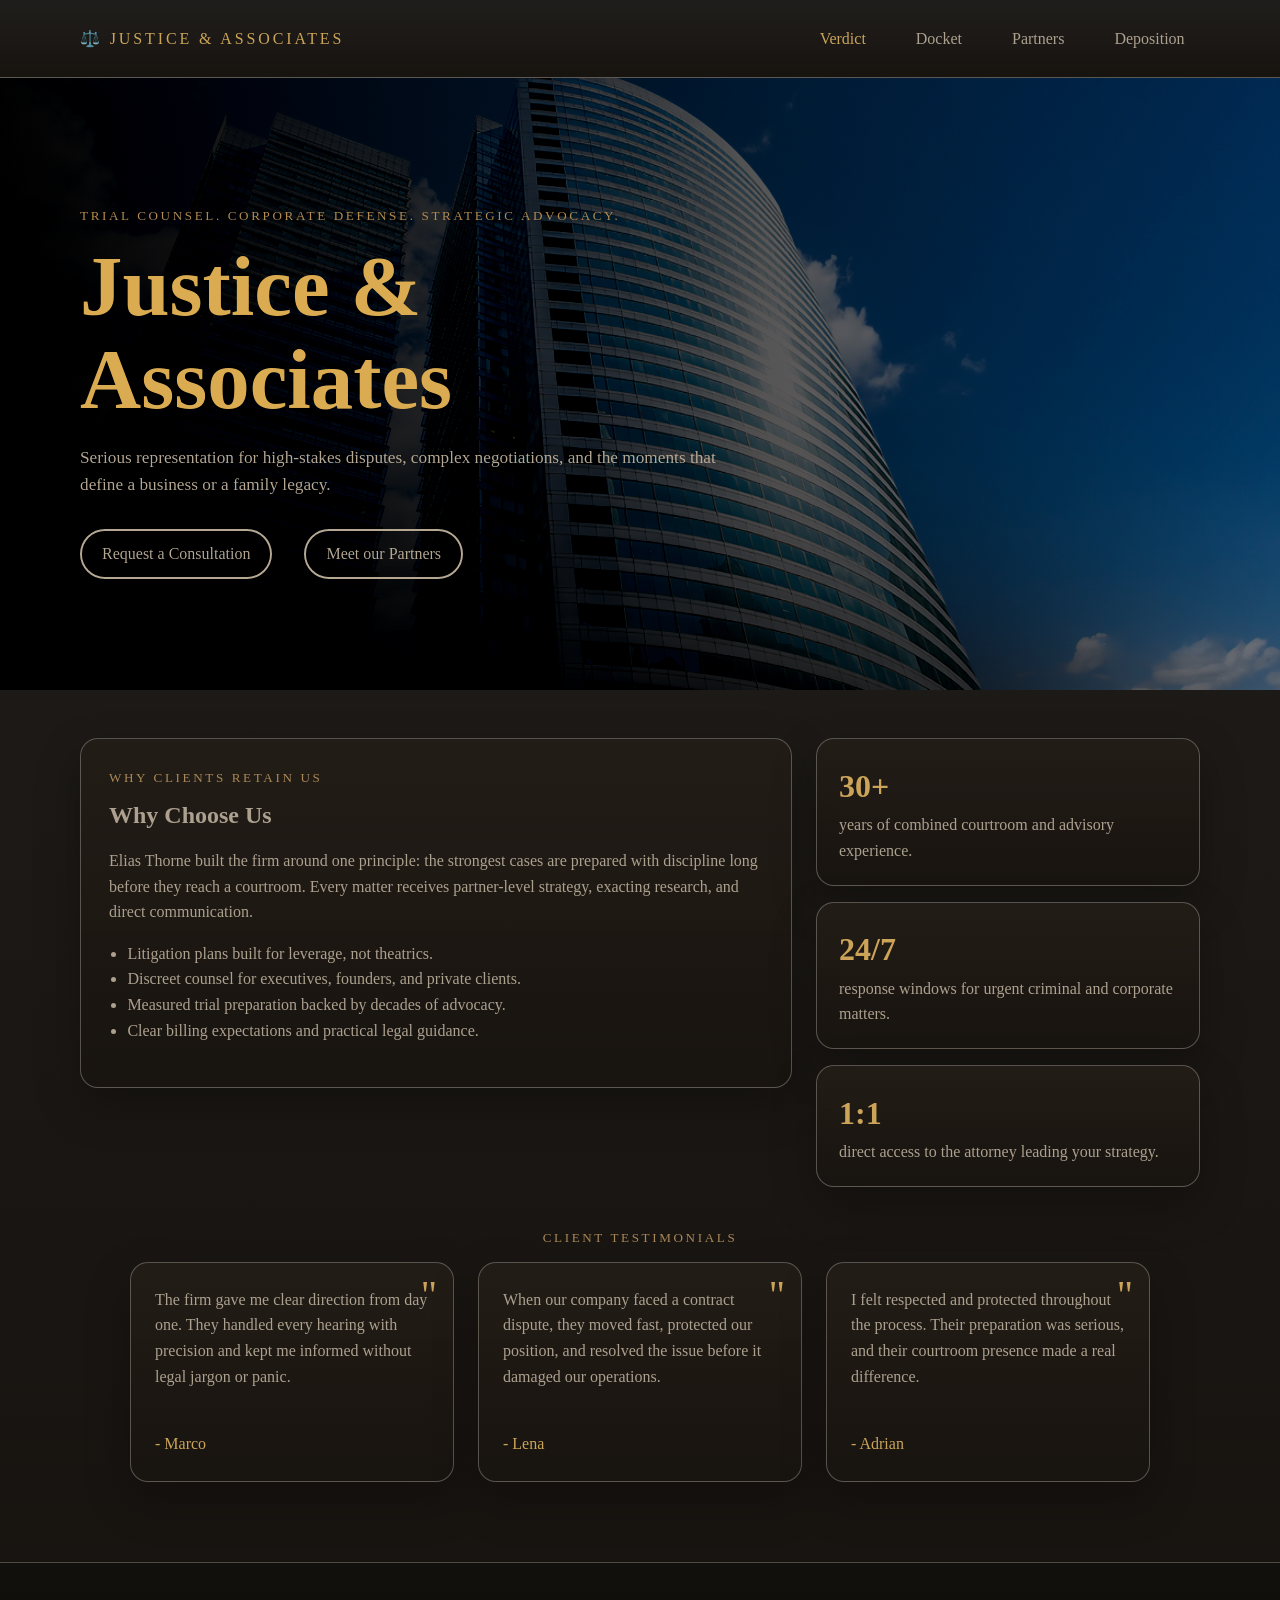
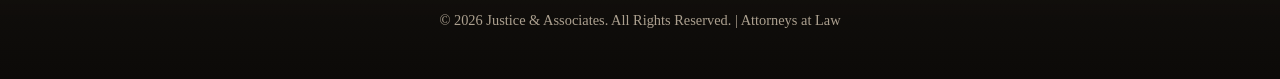
<file: index.html>
<!DOCTYPE html>
<html>
    <head>
        <meta charset='UTF-8'>
        <title>Justice & Associates</title>
        <meta name="viewport" content="width=device-width, initial-scale=1.0">
        <link rel="stylesheet" href="./css/style.css">
    </head>
    <body>
        <header class="site-header">
            <div class="nav-shell">
                <a class="brand" href="index.html">⚖️ Justice &amp; Associates</a>
                <nav class="site-nav" aria-label="Primary">
                    <a href="index.html" class="active">Verdict</a>
                    <a href="./pages/docket.html">Docket</a>
                    <a href="./pages/partners.html">Partners</a>
                    <a href="./pages/deposition.html">Deposition</a>
                </nav>
            </div>
        </header>
        <main>
            <section class="hero">
                <div class="hero-content">
                    <p class="eyebrow">Trial counsel. Corporate defense. Strategic advocacy.</p>
                      <h1 class="title">Justice &amp; Associates</h1>
                    <p class="desription">Serious representation for high-stakes disputes, complex negotiations, and the moments that define a business or a family legacy.</p>
                    <div class="hero-actions">
                        <a href="deposition.html" class="custom-button">Request a Consultation</a>
                        <a href="partners.html" class="custom-button">Meet our Partners</a>
                    </div>
                </div>
            </section>
            <div class="content-shell">
                <section class="intro-grid">
                    <section class="panel" aria-labelledby="why-choose-us">
                        <p class="eyebrow">Why clients retain us</p>
                        <h2>Why Choose Us</h2>
                        <p>Elias Thorne built the firm around one principle: the strongest cases are prepared with discipline long before they reach a courtroom. Every matter receives partner-level strategy, exacting research, and direct communication.</p>
                    
                    <ul class="why-list">
                        <li>Litigation plans built for leverage, not theatrics.</li>
                        <li>Discreet counsel for executives, founders, and private clients.</li>
                        <li>Measured trial preparation backed by decades of advocacy.</li>
                        <li>Clear billing expectations and practical legal guidance.</li>
                    </ul>
                    </section>
                    <aside class="stats" aria-label="Firm highlights">
                     <div class="stat-card">
                       <strong>30+</strong>
                       <span>years of combined courtroom and advisory experience.</span>
                     </div>
                     <div class="stat-card">
                       <strong>24/7</strong>
                       <span>response windows for urgent criminal and corporate matters.</span>
                     </div>
                     <div class="stat-card">
                       <strong>1:1</strong>
                       <span>direct access to the attorney leading your strategy.</span>
                     </div>
                    </aside>
                </section>
                <section class="testimonials" aria-labelledby="testimonials-title">
                    <p class="eyebrow">Client testimonials</p>
                    <div class="testimonials-grid">
                        <article class="testimonial-card">
                            <span class="review-quote" aria-hidden="true">"</span>
                            <p>The firm gave me clear direction from day one. They handled every hearing with precision and kept me informed without legal jargon or panic.</p>
                            <p class="review-name">- Marco</p>
                        </article>
                        <article class="testimonial-card">
                            <span class="review-quote" aria-hidden="true">"</span>
                            <p>When our company faced a contract dispute, they moved fast, protected our position, and resolved the issue before it damaged our operations.</p>
                            <p class="review-name">- Lena</p>
                        </article>
                        <article class="testimonial-card">
                            <span class="review-quote" aria-hidden="true">"</span>
                            <p>I felt respected and protected throughout the process. Their preparation was serious, and their courtroom presence made a real difference.</p>
                            <p class="review-name">- Adrian</p>
                        </article>
                    </div>
                </section>
            </div>
        </main>
        <footer>
            <p>&copy; 2026 Justice & Associates. All Rights Reserved. | Attorneys at Law</p>
        </footer>
    </body>
</html>
</file>
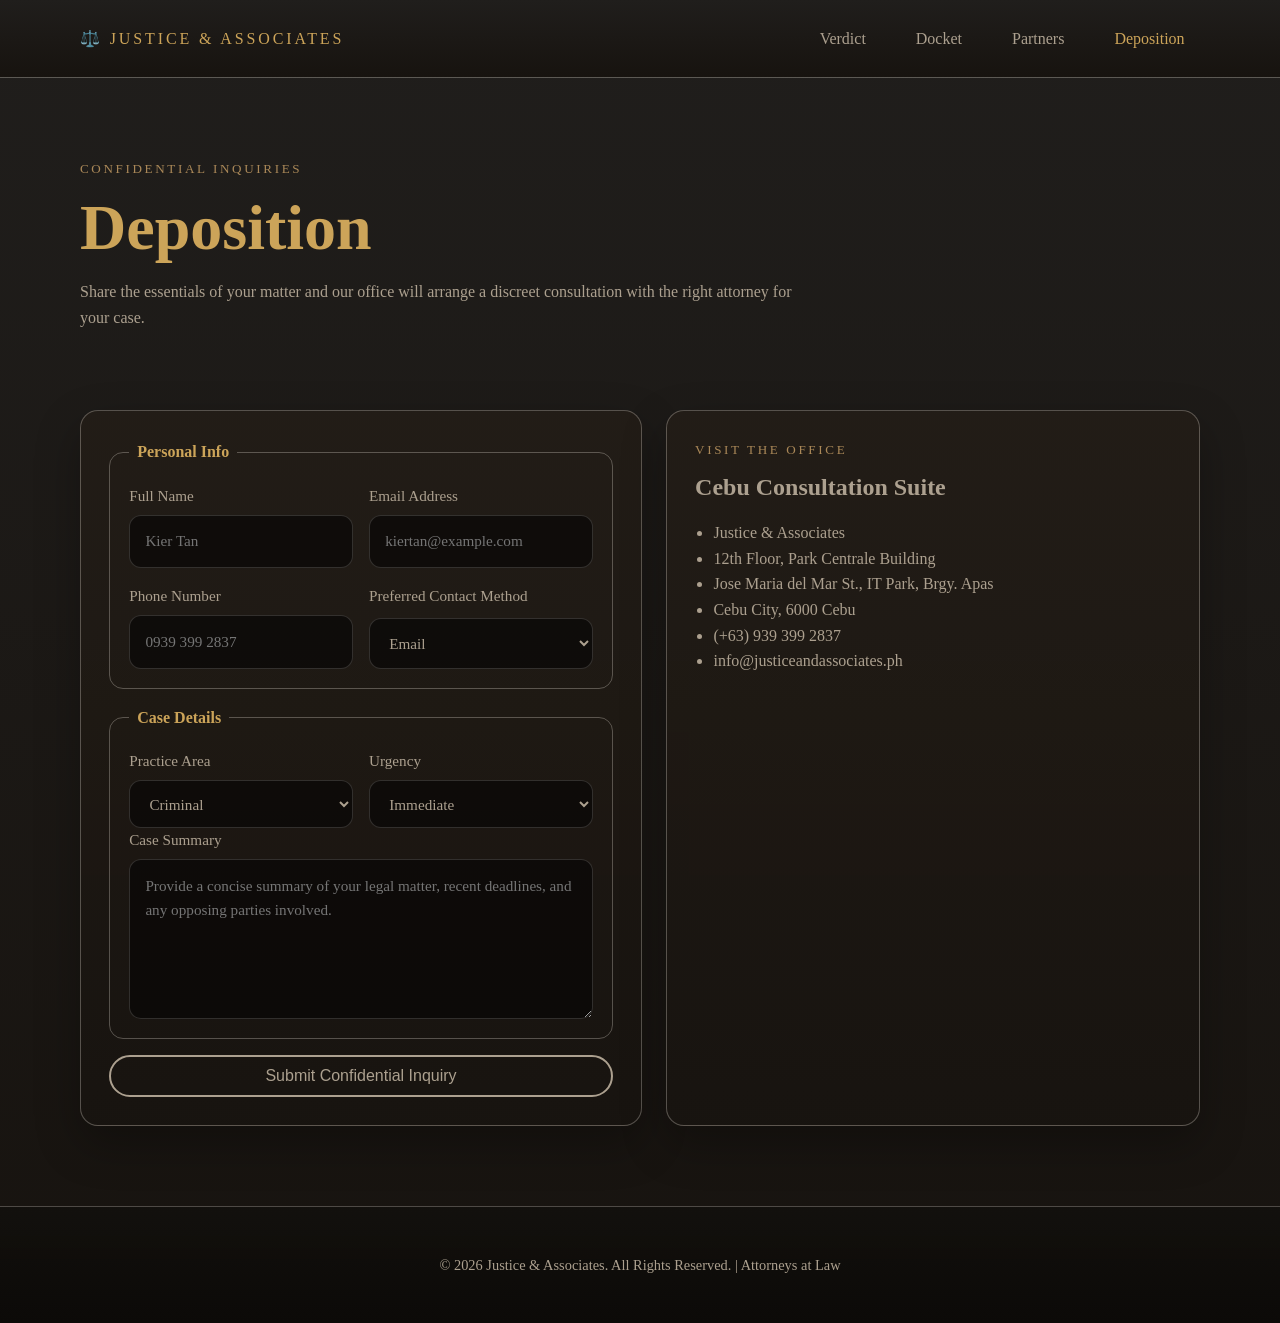
<file: pages/deposition.html>
<!DOCTYPE html>
<html>
    <head>
        <meta charset='UTF-8'>
        <title>Justice &amp; Associates | The Deposition</title>
        <meta name="viewport" content="width=device-width, initial-scale=1.0">
        <link rel="stylesheet" href="../css/style.css">
    </head>
    <body>
        <header class="site-header">
            <div class="nav-shell">
                <a class="brand" href="index.html">⚖️ Justice &amp; Associates</a>
                <nav class="site-nav" aria-label="Primary">
                    <a href="../index.html">Verdict</a>
                    <a href="./docket.html">Docket</a>
                    <a href="./partners.html">Partners</a>
                    <a href="./deposition.html" class="active">Deposition</a>
                </nav>
            </div>
        </header>
            <main>
                <section class="content-shell page-hero">
                  <p class="eyebrow">Confidential inquiries</p>
                  <h1 class="page-title">Deposition</h1>
                  <p class="page-lead">
                    Share the essentials of your matter and our office will arrange a discreet consultation with the right attorney for your case.
                  </p>
                </section>
            
                <section class="content-shell">
                  <div class="contact-layout">
                    <div class="form-panel">
                      <form>
                        <fieldset>
                          <legend>Personal Info</legend>
                          <div class="field-grid">
                            <label>
                              Full Name
                              <input type="text" name="full-name" placeholder="Kier Tan" required>
                            </label>
                            <label>
                              Email Address
                              <input type="email" name="email" placeholder="kiertan@example.com" required>
                            </label>
                            <label>
                              Phone Number
                              <input type="tel" name="phone" placeholder="0939 399 2837">
                            </label>
                            <label>
                              Preferred Contact Method
                              <select name="contact-method">
                                <option>Email</option>
                                <option>Phone</option>
                                <option>Either</option>
                              </select>
                            </label>
                          </div>
                        </fieldset>
                    
                        <fieldset>
                          <legend>Case Details</legend>
                          <div class="field-grid">
                            <label>
                              Practice Area
                              <select name="practice-area">
                                <option>Criminal</option>
                                <option>Civil</option>
                                <option>Corporate</option>
                              </select>
                            </label>
                            <label>
                              Urgency
                              <select name="urgency">
                                <option>Immediate</option>
                                <option>Within 48 Hours</option>
                                <option>This Week</option>
                              </select>
                            </label>
                          </div>
                          <label>
                            Case Summary
                            <textarea name="case-summary" placeholder="Provide a concise summary of your legal matter, recent deadlines, and any opposing parties involved."></textarea>
                          </label>
                        </fieldset>
                    
                        <button class="custom-button" type="submit">Submit Confidential Inquiry</button>
                      </form>
                    </div>
                
                    <aside class="map-panel">
                      <div>
                        <p class="eyebrow">Visit the office</p>
                        <h2>Cebu Consultation Suite</h2>
                        <ul class="detail-list">
                          <li>Justice &amp; Associates</li>
                          <li>12th Floor, Park Centrale Building</li>
                          <li>Jose Maria del Mar St., IT Park, Brgy. Apas</li>
                          <li>Cebu City, 6000 Cebu</li>
                          <li><a href="tel:+639393992837">(+63) 939 399 2837</a></li>
                        <li><a href="mailto:info@justiceandassociates.ph">info@justiceandassociates.ph</a></li>
                        </ul>
                      </div>
                    <iframe
                        title="Justice & Associates office location"
                        src="https://www.google.com/maps/embed?pb=!1m18!1m12!1m3!1d490.6452573141505!2d123.90634862783837!3d10.328912686737318!2m3!1f0!2f0!3f0!3m2!1i1024!2i768!4f13.1!3m3!1m2!1s0x33a9992269641fd7%3A0x1f52f2cfdf40daa!2sPark%20Centrale%20Building!5e0!3m2!1sen!2sph!4v1773500390583!5m2!1sen!2sph"
                        width="100%"
                        loading="lazy"
                        referrerpolicy="no-referrer-when-downgrade">
                    </iframe>
                    </aside>
                  </div>
                </section>
            </main>
        <footer>
            <p>&copy; 2026 Justice & Associates. All Rights Reserved. | Attorneys at Law</p>
        </footer>
    </body>
</html>
</file>
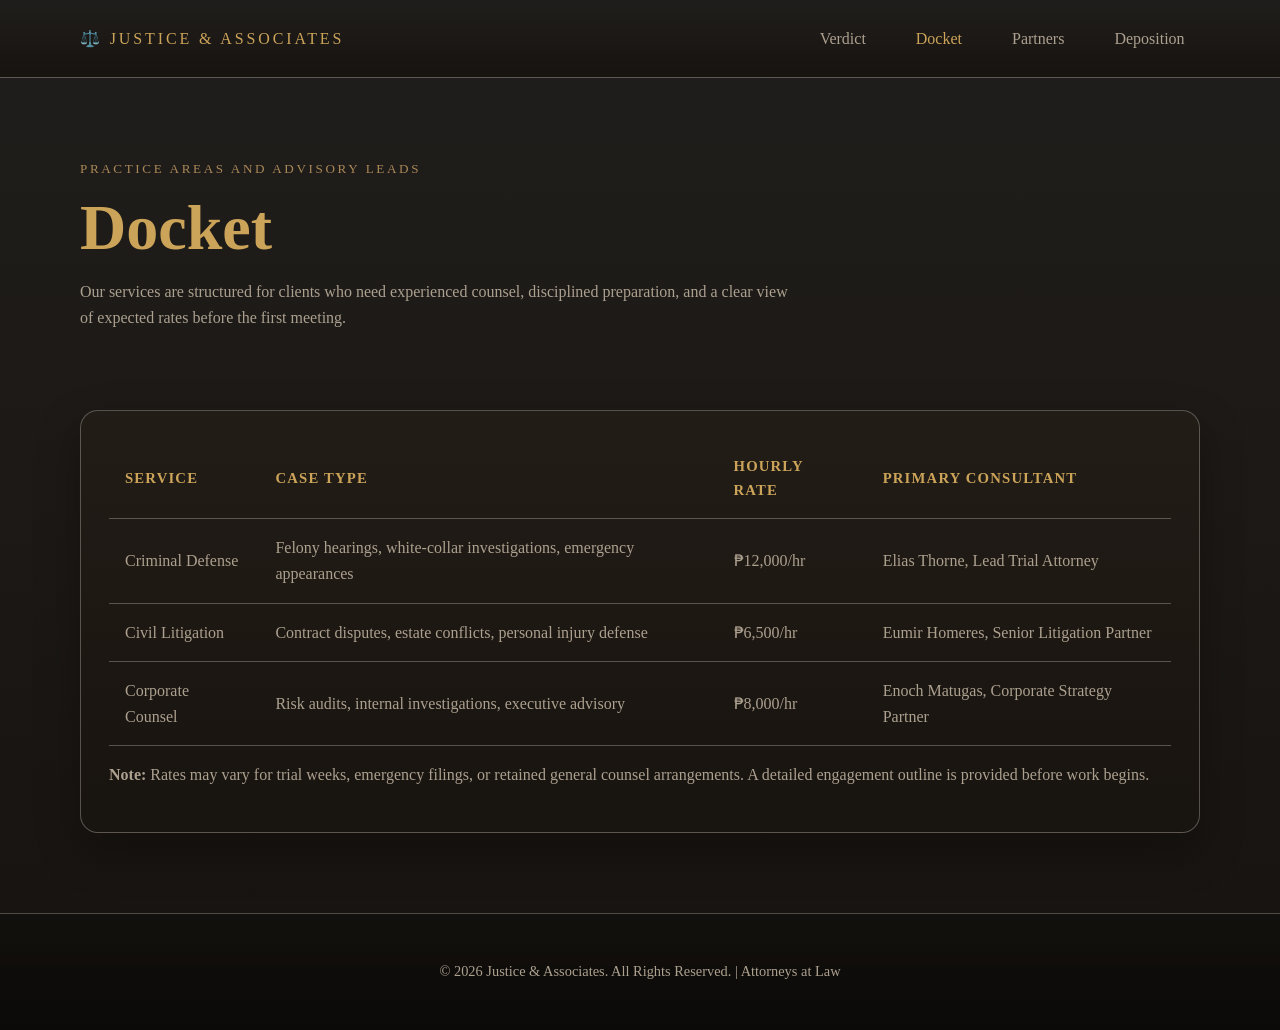
<file: pages/docket.html>
<!DOCTYPE html>
<html>
    <head>
        <meta charset='UTF-8'>
        <title>Justice &amp; Associates | The Docket</title>
        <meta name="viewport" content="width=device-width, initial-scale=1.0">
        <link rel="stylesheet" href="../css/style.css">
    </head>
    <body>
        <header class="site-header">
            <div class="nav-shell">
                <a class="brand" href="index.html">⚖️ Justice &amp; Associates</a>
                <nav class="site-nav" aria-label="Primary">
                    <a href="../index.html">Verdict</a>
                    <a href="./docket.html" class="active">Docket</a>
                    <a href="./partners.html">Partners</a>
                    <a href="./deposition.html">Deposition</a>
                </nav>
            </div>
        </header>
        <main>
            <section class="content-shell page-hero">
              <p class="eyebrow">Practice areas and advisory leads</p>
              <h1 class="page-title">Docket</h1>
              <p class="page-lead">
                Our services are structured for clients who need experienced counsel, disciplined preparation, and a clear view of expected rates before the first meeting.
              </p>
            </section>
            <section class="content-shell">
              <div class="table-wrap">
                <table>
                  <thead>
                    <tr>
                      <th scope="col">Service</th>
                      <th scope="col">Case Type</th>
                      <th scope="col">Hourly Rate</th>
                      <th scope="col">Primary Consultant</th>
                    </tr>
                  </thead>
                  <tbody>
                    <tr>
                      <td>Criminal Defense</td>
                      <td>Felony hearings, white-collar investigations, emergency appearances</td>
                      <td>₱12,000/hr</td>
                      <td>Elias Thorne, Lead Trial Attorney</td>
                    </tr>
                    <tr>
                      <td>Civil Litigation</td>
                      <td>Contract disputes, estate conflicts, personal injury defense</td>
                      <td>₱6,500/hr</td>
                      <td>Eumir Homeres, Senior Litigation Partner</td>
                    </tr>
                    <tr>
                      <td>Corporate Counsel</td>
                      <td>Risk audits, internal investigations, executive advisory</td>
                      <td>₱8,000/hr</td>
                      <td>Enoch Matugas, Corporate Strategy Partner</td>
                    </tr>
                  </tbody>
                </table>
                <p class="table-note">
                  <strong>Note: </strong>Rates may vary for trial weeks, emergency filings, or retained general counsel arrangements. A detailed engagement outline is provided before work begins.
                </p>
              </div>
            </section>
        </main>
        <footer>
            <p>&copy; 2026 Justice & Associates. All Rights Reserved. | Attorneys at Law</p>
        </footer>
    </body>
</html>
</file>
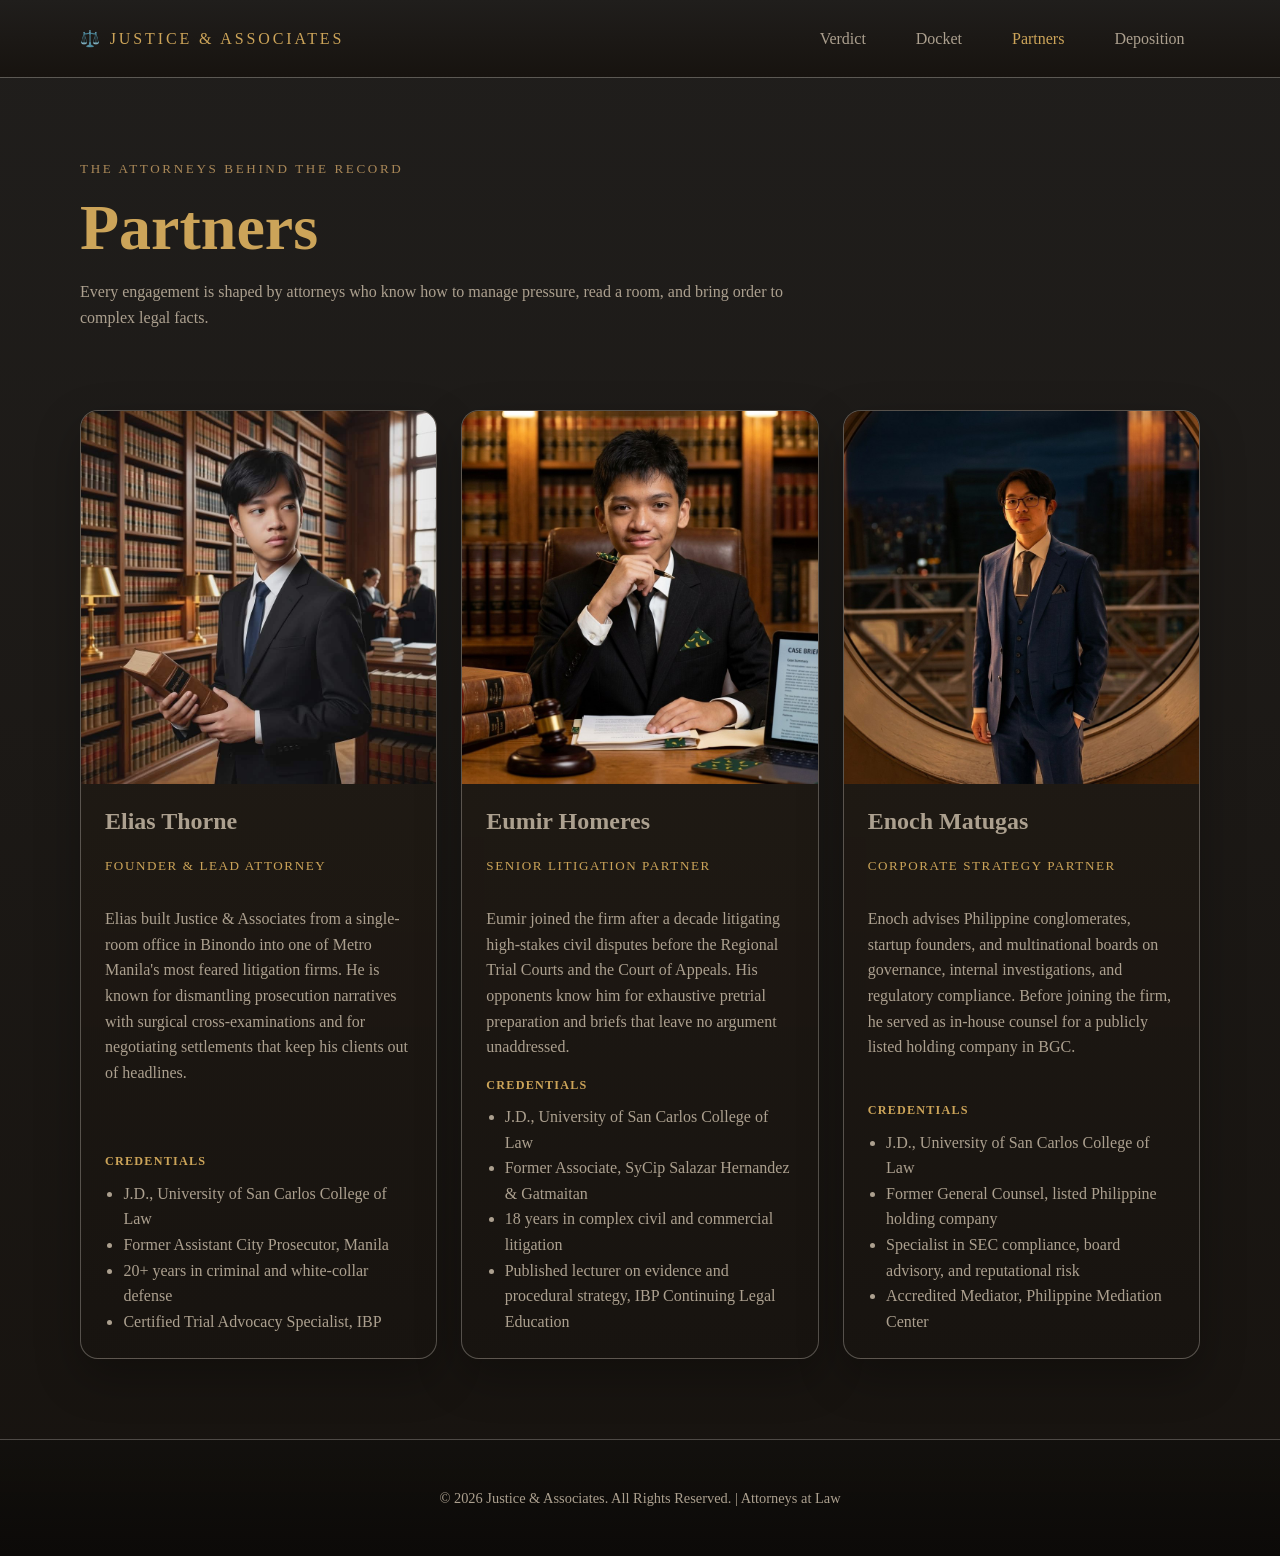
<file: pages/partners.html>
<!DOCTYPE html>
<html>
    <head>
        <meta charset='UTF-8'>
        <title>Justice &amp; Associates | The Partners</title>
        <meta name="viewport" content="width=device-width, initial-scale=1.0">
        <link rel="stylesheet" href="../css/style.css">
    </head>
    <body>
        <header class="site-header">
            <div class="nav-shell">
                <a class="brand" href="index.html">⚖️ Justice &amp; Associates</a>
                <nav class="site-nav" aria-label="Primary">
                    <a href="../index.html">Verdict</a>
                    <a href="./docket.html">Docket</a>
                    <a href="./partners.html" class="active">Partners</a>
                    <a href="./deposition.html">Deposition</a>
                </nav>
            </div>
        </header>
            <main>
                <section class="content-shell page-hero">
                  <p class="eyebrow">The attorneys behind the record</p>
                  <h1 class="page-title">Partners</h1>
                  <p class="page-lead">
                    Every engagement is shaped by attorneys who know how to manage pressure, read a room, and bring order to complex legal facts.
                  </p>
                </section>
            
                <section class="content-shell">
                  <div class="card-grid">
                    <article class="lawyer-card">
                      <figure>
                        <img alt="Portrait illustration of Elias Thorne" src="../images/kier.png">
                      </figure>
                      <div class="lawyer-body">
                        <h2>Elias Thorne</h2>
                        <p class="lawyer-role">Founder & Lead Attorney</p>
                        <p>Elias built Justice & Associates from a single-room office in Binondo into one of Metro Manila's most feared litigation firms. He is known for dismantling prosecution narratives with surgical cross-examinations and for negotiating settlements that keep his clients out of headlines.</p>
                        <p class="lawyer-cred">Credentials</p>
                        <ul class="credentials-list">
                          <li>J.D., University of San Carlos College of Law</li>
                          <li>Former Assistant City Prosecutor, Manila</li>
                          <li>20+ years in criminal and white-collar defense</li>
                          <li>Certified Trial Advocacy Specialist, IBP</li>
                        </ul>
                      </div>
                    </article>
                
                    <article class="lawyer-card">
                      <figure>
                        <img alt="Portrait illustration of Marina Vale" src="../images/eumir.png">
                      </figure>
                      <div class="lawyer-body">
                        <h2>Eumir Homeres</h2>
                        <p class="lawyer-role">Senior Litigation Partner</p>
                        <p>Eumir joined the firm after a decade litigating high-stakes civil disputes before the Regional Trial Courts and the Court of Appeals. His opponents know him for exhaustive pretrial preparation and briefs that leave no argument unaddressed.</p>
                        <p class="lawyer-cred">Credentials</p>
                        <ul class="credentials-list">
                          <li>J.D., University of San Carlos College of Law</li>
                          <li>Former Associate, SyCip Salazar Hernandez & Gatmaitan</li>
                          <li>18 years in complex civil and commercial litigation</li>
                          <li>Published lecturer on evidence and procedural strategy, IBP Continuing Legal Education</li>
                        </ul>
                      </div>
                    </article>
                
                    <article class="lawyer-card">
                      <figure>
                        <img alt="Portrait illustration of Gideon Pike" src="../images/enoch.png">
                      </figure>
                      <div class="lawyer-body">
                        <h2>Enoch Matugas</h2>
                        <p class="lawyer-role">Corporate Strategy Partner</p>
                        <p>Enoch advises Philippine conglomerates, startup founders, and multinational boards on governance, internal investigations, and regulatory compliance. Before joining the firm, he served as in-house counsel for a publicly listed holding company in BGC.</p>
                        <p class="lawyer-cred">Credentials</p>
                        <ul class="credentials-list">
                          <li>J.D., University of San Carlos College of Law</li>
                          <li>Former General Counsel, listed Philippine holding company</li>
                          <li>Specialist in SEC compliance, board advisory, and reputational risk</li>
                          <li>Accredited Mediator, Philippine Mediation Center</li>
                        </ul>
                      </div>
                    </article>
                  </div>
                </section>
            </main>
        <footer>
            <p>&copy; 2026 Justice & Associates. All Rights Reserved. | Attorneys at Law</p>
        </footer>
    </body>
</html>
</file>
<file: css/style.css>
:root {
  --bg: #12100d;
  --panel: #1b1713;
  --panel-alt: #231d17;
  --text: #f3ede2;
  --muted: #aca08f;
  --accent: #cca459;
  --accent-dark: #8c6a37;
  --line: rgba(243, 237, 226, 0.283);
  --shadow: 0 18px 45px rgba(0, 0, 0, 0.28);
  --radius: 18px;
  --content-width: 1120px;
}

@keyframes fadeIn {
  from {
    opacity: 0;
  }
  to {
    opacity: 1;
  }
}

@keyframes slideUp {
  from {
    opacity: 0;
    transform: translateY(30px);
  }
  to {
    opacity: 1;
    transform: translateY(0);
  }
}

@keyframes slideDown {
  from {
    opacity: 0;
    transform: translateY(-20px);
  }
  to {
    opacity: 1;
    transform: translateY(0);
  }
}

@keyframes scaleIn {
  from {
    opacity: 0;
    transform: scale(0.95);
  }
  to {
    opacity: 1;
    transform: scale(1);
  }
}

* {
  box-sizing: border-box;
}
html{           
    scroll-behavior: smooth;
    -ms-overflow-style: none;  
    scrollbar-width: none;  
}
body{
    margin: 0;
    font-family: Georgia, 'Times New Roman', Times, serif;
    background: linear-gradient(180deg, #201e1c 0%, #17130f 100%);
    color: var(--text);
    line-height: 1.6;
}
.site-header{
    position: sticky;
    top: 0;
    z-index: 10;
    background: linear-gradient(180deg, #201e1c 0%, #17130f 100%);
    backdrop-filter: blur(10px);
    border-bottom: 1px solid var(--line);
}
.content-shell,
.nav-shell{
    width: min(var(--content-width), calc(100% - 1rem));
    margin: 0 auto;
}
.nav-shell {
    display: flex;
    align-items: center;
    justify-content: space-between;
    gap: 1rem;
    padding: 1rem 0;
}
a {
    color: inherit;
    text-decoration: none;
}
.brand{
    font-size: 1rem;
    letter-spacing: 0.18em;
    text-transform: uppercase;
    color: var(--accent)
}
.site-nav{
    display: flex;
    flex-wrap: wrap;
    gap: 1.2rem;
}

.site-nav a{
    padding: 0.55rem 0.9rem;
    border: 1px solid transparent;
    color: var(--muted);
}
.site-nav a:hover, .site-nav a.active{
    color: var(--accent);
}

main{
    padding: 0 0 4rem;
}

.hero {
    position: relative;
    min-height: 68vh;
    display: grid;
    align-items: center;
    background-image:
    linear-gradient(90deg, rgba(8, 7, 6, 0.92) 0%, rgba(8, 7, 6, 0.72) 46%, rgba(8, 7, 6, 0.42) 100%),
    url("../images/background.png");
    background-size: cover;
    filter: contrast(120%);
    background-position: center;
}
.hero-content {
    width: min(var(--content-width), calc(100% - 2rem));
    margin: 0 auto;
    padding: 7rem 0 6rem;
    animation: fadeIn 0.8s ease-out;
}
.eyebrow{
    margin: 0 0 0.85rem;
    color: #aa8858;
    text-transform: uppercase;
    letter-spacing: 0.2em;
    font-size: 0.82rem;
}
h1, h2, h3 {
    line-height: 1.1;
    margin-top: 0;
}
h1{
    font-size: clamp(2.8rem, 7vw, 5.3rem);
    max-width: 12ch;
    margin-bottom: 1rem;
    color: var(--accent);
}
h2{
    color: var(--muted);
}
p{
    color: var(--muted);
}

.desription{
    color: var(--muted);
    max-width: 42rem;
    font-size: 1.08rem;
    margin-bottom: 1.9rem;
}
.hero-actions{
    display: flex;
    flex-wrap: wrap;
    gap: 2rem;
}


.custom-button {
  padding: 10px 20px;
  border: 2px solid var(--muted);
  background: transparent;
  font-size: 1rem;
  border-radius: 30px;
  transition: all 0.4s ease;
  outline: none;
  position: relative;
  overflow: hidden;
  animation: slideUp 0.7s ease-out 0.2s both;
}

.custom-button::after {
  content: "";
  position: absolute;
  top: 0;
  left: 0;
  width: 100%;
  height: 100%;
  background: radial-gradient(
    circle,
    rgba(158, 131, 82, 0.25) 0%,
    rgba(255, 255, 255, 0) 70%
  );
  transform: scale(0);
  transition: transform 0.5s ease;
}

.custom-button:hover::after {
  transform: scale(4);
}

.custom-button:hover {
  border-color: #666666;
  background: #292929;
}
.content-shell {
  padding-top: 3rem;
}

.intro-grid,
.contact-layout {
  display: grid;
  gap: 1.5rem;
}

.intro-grid {
  grid-template-columns: 1.3fr 0.7fr;
  align-items: start;
}
.testimonials {
  padding-top: 2.5rem;
  text-align: center;
}

.testimonials h2 {
  margin-bottom: 1.5rem;
}

.testimonials-grid {
  width: min(1020px, 100%);
  margin: 0 auto;
  display: grid;
  grid-template-columns: repeat(3, minmax(0, 1fr));
  gap: 1.5rem;
}

.testimonial-card {
  position: relative;
  min-height: 220px;
  padding: 1.5rem;
  display: flex;
  flex-direction: column;
  text-align: left;
  background: linear-gradient(180deg, rgba(35, 29, 23, 0.94), rgba(24, 20, 16, 0.98));
  border: 1px solid var(--line);
  border-radius: var(--radius);
  box-shadow: var(--shadow);
  transition: transform 0.3s ease, box-shadow 0.3s ease;
}

.testimonial-card:hover {
  transform: translateY(-5px);
  box-shadow: 0 24px 50px rgba(0, 0, 0, 0.4);
}

.review-quote {
  position: absolute;
  top: 0.75rem;
  right: 1rem;
  font-size: 2.5rem;
  line-height: 1;
  color: var(--accent);
}

.testimonial-card p {
  margin: 0;
}

.review-name {
  margin-top: auto !important;
  padding-top: 1.25rem;
  color: var(--accent);
}

.panel,
.stat-card,
.lawyer-card,
.table-wrap,
.form-panel,
.map-panel {
  background: linear-gradient(180deg, rgba(35, 29, 23, 0.94), rgba(24, 20, 16, 0.98));
  border: 1px solid var(--line);
  border-radius: var(--radius);
  box-shadow: var(--shadow);
  animation: slideUp 0.6s ease-out;
}

.panel,
.table-wrap,
.form-panel,
.map-panel {
  padding: 1.75rem;
}

.why-list,
.credentials-list,
.detail-list {
  padding-left: 1.15rem;
  color: var(--muted);
}

.credentials-list {
  margin: 0;
  min-height: 8.5rem;
}

.stats {
  display: grid;
  gap: 1rem;
  color: var(--muted);
}

aside {
  color: var(--muted);
}

.stat-card {
  padding: 1.35rem;
}

.stat-card strong {
  display: block;
  font-size: 2rem;
  color: var(--accent);
}

.stat-card span {
  color: var(--muted);
}
.page-hero {
  padding: 5rem 0 1rem;
  animation: fadeIn 0.7s ease-out;
}

.page-title {
  font-size: clamp(2.4rem, 6vw, 4rem);
  margin-bottom: 0.75rem;
}

.page-lead {
  max-width: 45rem;
  color: var(--muted);
}
table {
  width: 100%;
  border-collapse: collapse;
}
td{
    color: var(--muted);
}
th,
td {
  text-align: left;
  padding: 1rem;
  border-bottom: 1px solid var(--line);
  animation: fadeIn 0.6s ease-out;
}

th {
  color: var(--accent);
  font-size: 0.92rem;
  letter-spacing: 0.08em;
  text-transform: uppercase;
}

tbody tr:hover {
  background: rgba(198, 166, 107, 0.08);
}

.table-note {
  margin-top: 1rem;
  color: var(--muted);
}
footer {
    background: linear-gradient(180deg, rgba(18, 16, 13, 0.96), rgba(12, 10, 8, 1));
    border-top: 1px solid var(--line);
    padding: 2rem;
    text-align: center;
    margin-top: 1rem;
}

footer p {
    color: var(--muted);
    font-size: 0.9rem;
}
.card-grid {
  display: flex;
  flex-wrap: wrap;
  gap: 1.5rem;
}

.lawyer-card {
  flex: 1 1 280px;
  overflow: hidden;
  display: flex;
  flex-direction: column;
  transition: transform 0.3s ease, box-shadow 0.3s ease;
}

.lawyer-card:hover {
  transform: translateY(-5px);
  box-shadow: 0 24px 50px rgba(0, 0, 0, 0.4);
}

.lawyer-card figure {
  margin: 0;
  aspect-ratio: 4 / 4.2;
  background: linear-gradient(180deg, #4a3926, #1b1713);
}

.lawyer-card img {
  width: 100%;
  height: 100%;
  object-fit: cover;
}

.lawyer-body {
  padding: 1.5rem;
  display: flex;
  flex-direction: column;
  flex: 1;
}

.lawyer-role {
  margin: 0 0 0.9rem;
  color: var(--accent);
  text-transform: uppercase;
  letter-spacing: 0.12em;
  font-size: 0.82rem;
}

.lawyer-cred {
  margin: auto 0 0.55rem;
  color: var(--accent);
  text-transform: uppercase;
  letter-spacing: 0.1em;
  font-size: 0.76rem;
  font-weight: 600;
}
.contact-layout {
  grid-template-columns: 1fr 0.95fr;
  align-items: start;
}

form {
  display: grid;
  gap: 1rem;
}

fieldset {
  margin: 0;
  padding: 1.2rem;
  border: 1px solid var(--line);
  border-radius: 14px;
}

legend {
  padding: 0 0.5rem;
  color: var(--accent);
  font-weight: 700;
}

.field-grid {
  display: grid;
  gap: 1rem;
  grid-template-columns: repeat(2, minmax(0, 1fr));
}

label {
  display: grid;
  gap: 0.4rem;
  color: var(--muted);
  font-size: 0.95rem;
}

input,
select,
textarea {
  width: 100%;
  padding: 0.85rem 0.95rem;
  border-radius: 12px;
  border: 1px solid rgba(243, 237, 226, 0.16);
  background: rgba(7, 6, 5, 0.65);
  color: var(--text);
  font: inherit;
  transition: border-color 0.3s ease, outline 0.3s ease;
}

textarea {
  min-height: 160px;
  resize: vertical;
}

input:focus,
select:focus,
textarea:focus {
  outline: 2px solid rgba(198, 166, 107, 0.55);
  border-color: transparent;
}

iframe {
  width: 100%;
  min-height: 100%;
  height: 100%;
  border: 0;
  border-radius: 14px;
}

.map-panel {
  min-height: 100%;
  display: grid;
  gap: 1rem;
}

.footer-shell {
  padding: 1.5rem 0 2.25rem;
  color: var(--muted);
  border-top: 1px solid var(--line);
}
select,
select option,
label,
.custom-button{
    color: var(--muted);
}
@media (max-width: 860px) {
  .intro-grid,
  .contact-layout,
  .field-grid,
  .testimonials-grid {
    grid-template-columns: 1fr;
  }

  .hero {
    min-height: 68vh;
  }

  .nav-shell {
    align-items: flex-start;
    flex-direction: column;
  }
}
</file>
